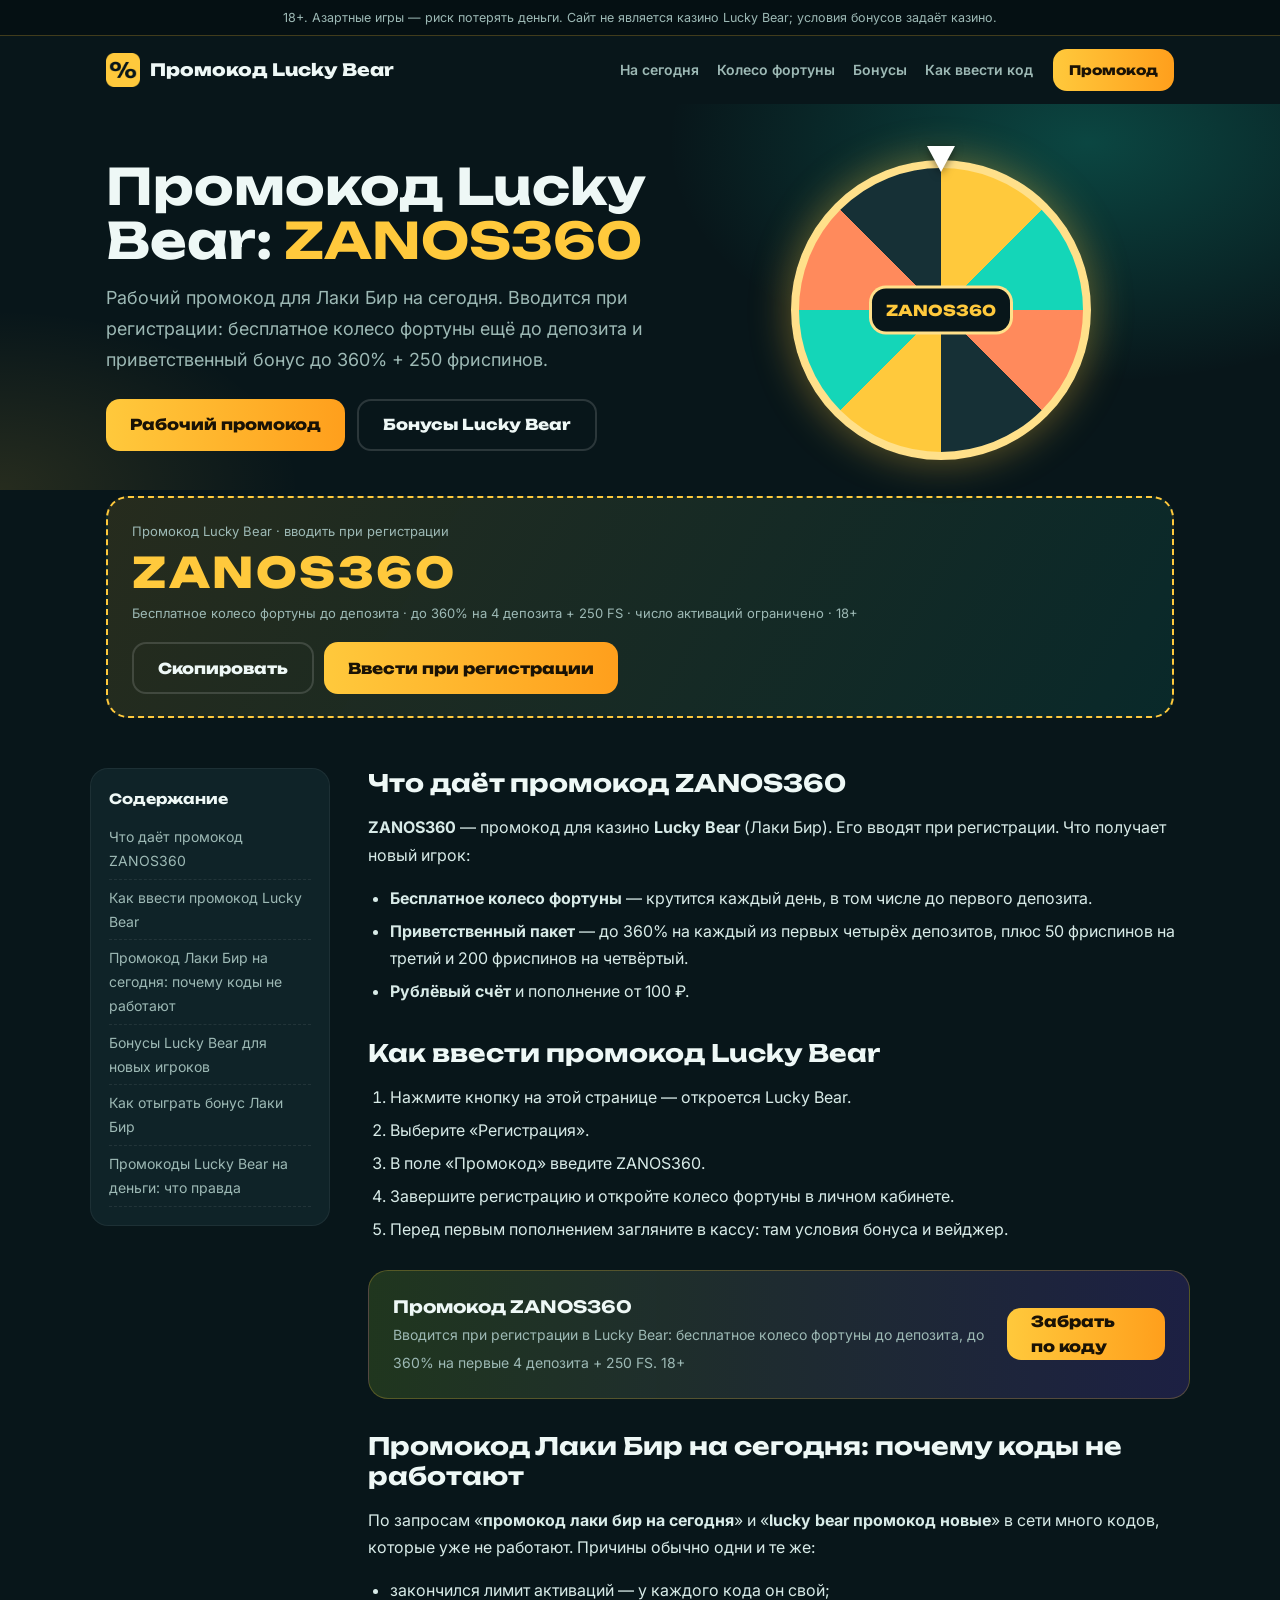
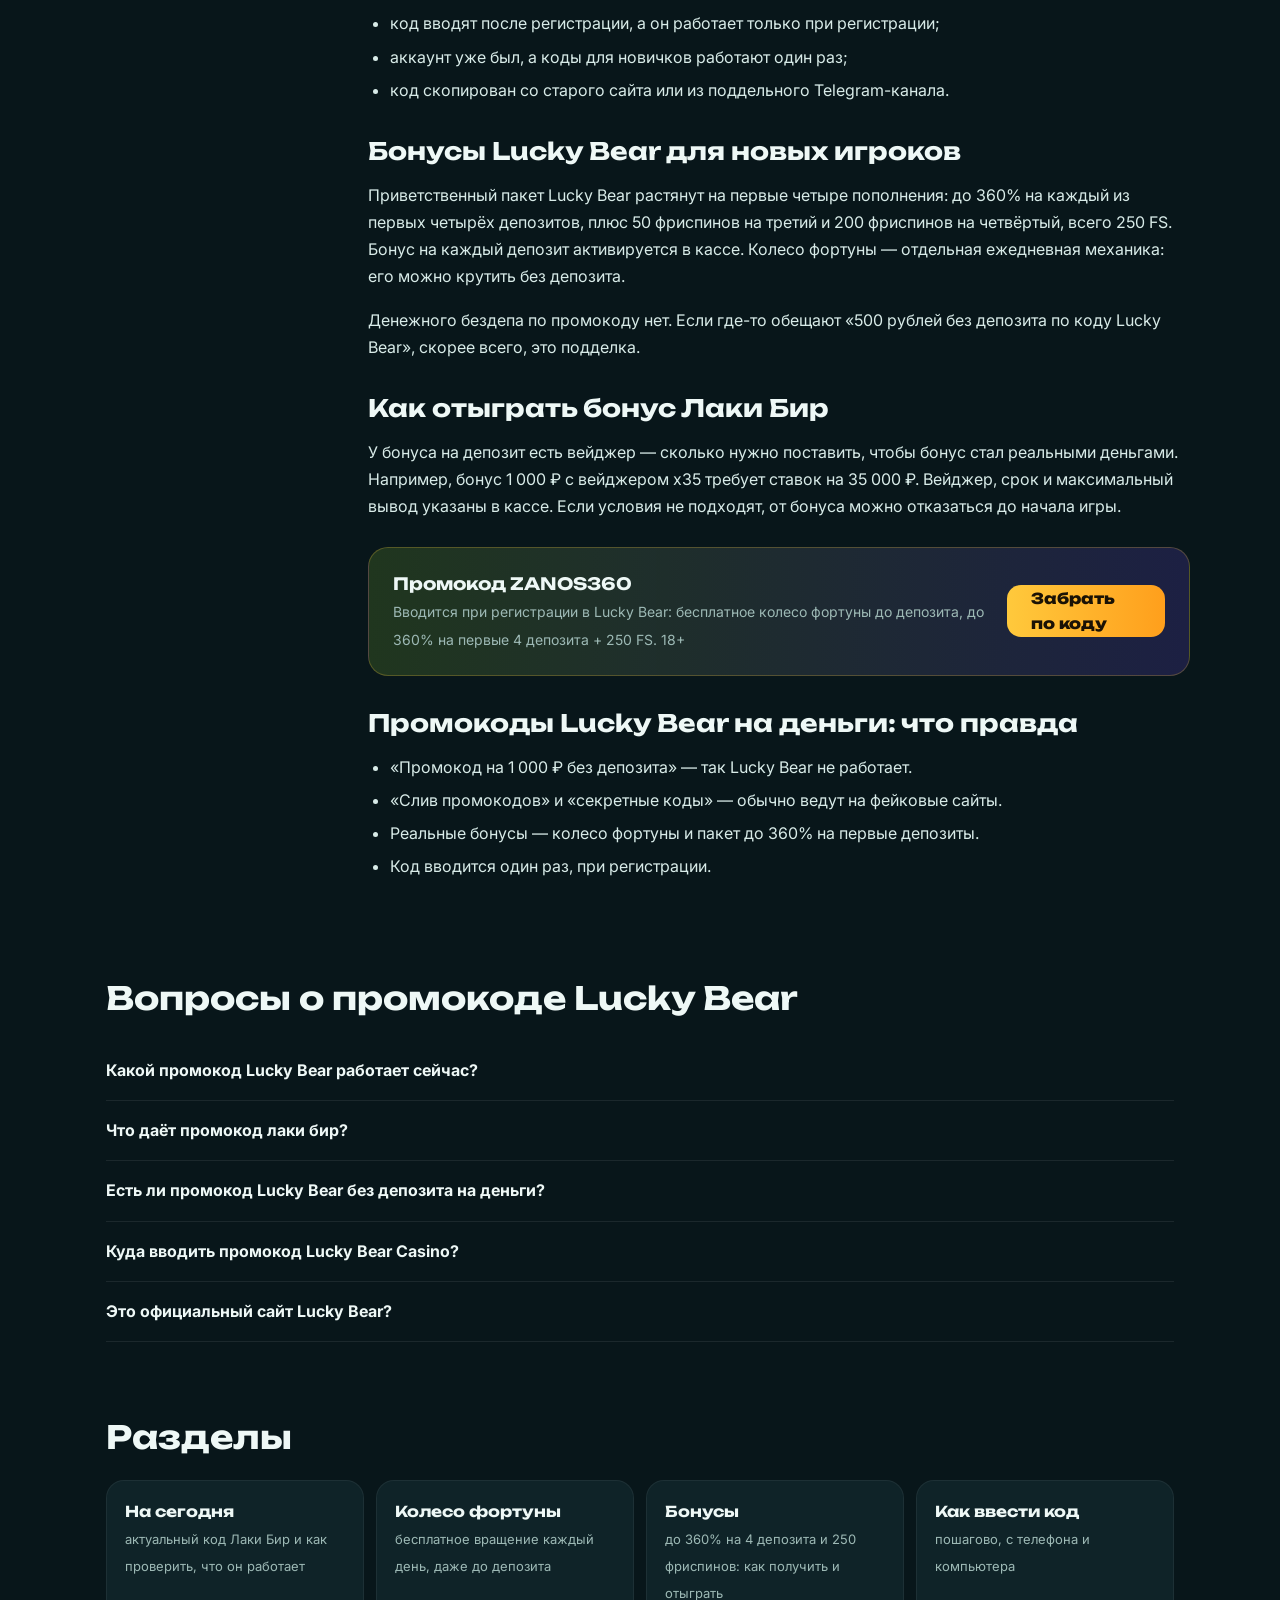
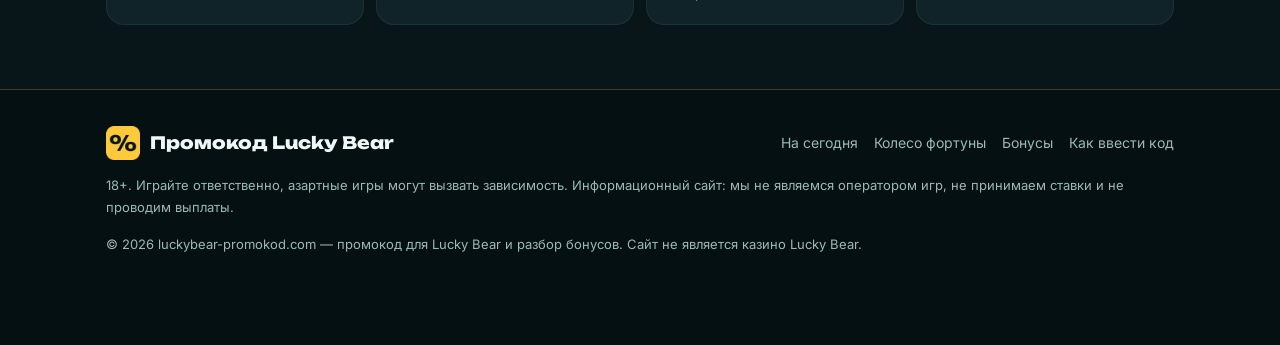
<file: index.html>
<!DOCTYPE html>
<html lang="ru">
<head>
<meta charset="utf-8" />
<meta name="viewport" content="width=device-width, initial-scale=1" />
<title>Промокод Lucky Bear (Лаки Бир) 2026 — ZANOS360: колесо фортуны и бонус до 360% + 250 FS</title>
<meta name="description" content="Рабочий промокод Lucky Bear (Лаки Бир) — ZANOS360. Вводится при регистрации: бесплатное колесо фортуны до депозита и бонус до 360% на первые 4 депозита + 250 FS. Как ввести и отыграть. 18+." />
<meta name="keywords" content="lucky bear промокод, промокод лаки бир, промокод lucky bear casino, lucky bear промокод на сегодня, промокоды lucky bear, промокод на лаки бир, лаки бир промокод на деньги" />
<meta name="robots" content="index, follow, max-image-preview:large" />
<meta name="theme-color" content="#08161A" />
<meta name="yandex-verification" content="e7e8572af4739c1f" />
<link rel="canonical" href="https://luckybear-promokod.com/" />
<meta property="og:type" content="website" />
<meta property="og:site_name" content="Промокод Lucky Bear" />
<meta property="og:title" content="Промокод Lucky Bear (Лаки Бир) 2026 — ZANOS360: колесо фортуны и бонус до 360% + 250 FS" />
<meta property="og:description" content="Рабочий промокод Lucky Bear (Лаки Бир) — ZANOS360. Вводится при регистрации: бесплатное колесо фортуны до депозита и бонус до 360% на первые 4 депозита + 250 FS. Как ввести и отыграть. 18+." />
<meta property="og:url" content="https://luckybear-promokod.com/" />
<meta property="og:image" content="https://luckybear-promokod.com/assets/og.png" />
<meta property="og:locale" content="ru_RU" />
<link rel="icon" href="/favicon.ico" sizes="any" />
<link rel="apple-touch-icon" href="/assets/icon-180.png" />
<link rel="preconnect" href="https://fonts.googleapis.com" />
<link rel="preconnect" href="https://fonts.gstatic.com" crossorigin />
<link rel="stylesheet" href="https://fonts.googleapis.com/css2?family=Unbounded:wght@700;800&family=Inter:wght@400;600;700&display=swap" />
<link rel="stylesheet" href="/assets/site.css?v=1" />
<script type="application/ld+json">{"@context": "https://schema.org", "@graph": [{"@type": "Organization", "@id": "https://luckybear-promokod.com/#org", "name": "Промокод Lucky Bear", "alternateName": ["Промокод Лаки Бир", "Lucky Bear промокод"], "url": "https://luckybear-promokod.com/", "logo": {"@type": "ImageObject", "url": "https://luckybear-promokod.com/assets/icon-180.png"}}, {"@type": "WebSite", "@id": "https://luckybear-promokod.com/#website", "url": "https://luckybear-promokod.com/", "name": "Промокод Lucky Bear", "inLanguage": "ru-RU", "publisher": {"@id": "https://luckybear-promokod.com/#org"}}, {"@type": "FAQPage", "@id": "https://luckybear-promokod.com/#faq", "mainEntity": [{"@type": "Question", "name": "Какой промокод Lucky Bear работает сейчас?", "acceptedAnswer": {"@type": "Answer", "text": "ZANOS360. Вводится при регистрации, количество активаций ограничено."}}, {"@type": "Question", "name": "Что даёт промокод лаки бир?", "acceptedAnswer": {"@type": "Answer", "text": "Регистрацию с кодом, бесплатное ежедневное колесо фортуны до депозита и приветственный пакет до 360% на каждый из первых четырёх депозитов, плюс 50 фриспинов на третий и 200 фриспинов на четвёртый."}}, {"@type": "Question", "name": "Есть ли промокод Lucky Bear без депозита на деньги?", "acceptedAnswer": {"@type": "Answer", "text": "Денежного бездепа нет. Без депозита доступно бесплатное колесо фортуны."}}, {"@type": "Question", "name": "Куда вводить промокод Lucky Bear Casino?", "acceptedAnswer": {"@type": "Answer", "text": "В поле «Промокод» при регистрации. После регистрации добавить код обычно нельзя."}}, {"@type": "Question", "name": "Это официальный сайт Lucky Bear?", "acceptedAnswer": {"@type": "Answer", "text": "Нет. Мы публикуем промокод и разбираем бонусы. Кнопки ведут на сайт Lucky Bear."}}]}]}</script>
<!-- Yandex.Metrika counter --><script type="text/javascript">(function(m,e,t,r,i,k,a){m[i]=m[i]||function(){(m[i].a=m[i].a||[]).push(arguments)};m[i].l=1*new Date();for(var j=0;j<document.scripts.length;j++){if(document.scripts[j].src===r){return;}}k=e.createElement(t),a=e.getElementsByTagName(t)[0],k.async=1,k.src=r,a.parentNode.insertBefore(k,a)})(window,document,"script","https://mc.yandex.ru/metrika/tag.js?id=114191775","ym");ym(114191775,"init",{ssr:true,webvisor:false,clickmap:true,ecommerce:"dataLayer",accurateTrackBounce:true,trackLinks:true});</script><noscript><div><img src="https://mc.yandex.ru/watch/114191775" style="position:absolute;left:-9999px;" alt=""></div></noscript><!-- /Yandex.Metrika counter -->
</head>
<body class="lbpromo">
<div class="disc">18+. Азартные игры — риск потерять деньги. Сайт не является казино Lucky Bear; условия бонусов задаёт казино.</div>
<header class="top"><div class="wrap top__in">
<a class="logo" href="/" aria-label="Промокод Lucky Bear — на главную"><img src="/assets/icon-180.png" alt="" width="34" height="34" />Промокод Lucky Bear</a>
<nav class="nav" aria-label="Меню"><a href="/na-segodnya/">На сегодня</a><a href="/koleso/">Колесо фортуны</a><a href="/bonusy/">Бонусы</a><a href="/kak-vvesti/">Как ввести код</a></nav>
<a class="btn btn--main btn--sm" href="https://happygo777.online/0NLNXP" target="_blank" rel="nofollow noopener">Промокод</a>
</div></header>
<main><section class="hero"><div class="wrap hero__g"><div><h1>Промокод Lucky Bear: <span>ZANOS360</span></h1><p>Рабочий промокод для Лаки Бир на сегодня. Вводится при регистрации: бесплатное колесо фортуны ещё до депозита и приветственный бонус до 360% + 250 фриспинов.</p>
<div class="hero__b"><a class="btn btn--main" href="#code">Рабочий промокод</a><a class="btn btn--line" href="/bonusy/">Бонусы Lucky Bear</a></div></div>
<div class="wheel" aria-hidden="true"><div class="wheel__d"></div><div class="wheel__p"></div><div class="wheel__c">ZANOS360</div></div></div></section>
<div class="wrap"><div class="code" id="code"><div><span class="code__l">Промокод Lucky Bear · вводить при регистрации</span><b class="code__v" id="cv">ZANOS360</b>
<span class="code__n">Бесплатное колесо фортуны до депозита · до 360% на 4 депозита + 250 FS · число активаций ограничено · 18+</span></div>
<div class="code__b"><button class="btn btn--line" type="button" id="cc">Скопировать</button><a class="btn btn--main" href="https://happygo777.online/0NLNXP" target="_blank" rel="nofollow noopener">Ввести при регистрации</a></div></div>
<script>(function(){var b=document.getElementById('cc');if(!b)return;b.addEventListener('click',function(){var t=document.getElementById('cv').textContent;(navigator.clipboard?navigator.clipboard.writeText(t):Promise.reject()).then(function(){b.textContent='Скопировано'},function(){b.textContent=t});});})();</script></div>
<div class="wrap lay"><aside class="toc"><b>Содержание</b><a href="#s64941">Что даёт промокод ZANOS360</a><a href="#s14364">Как ввести промокод Lucky Bear</a><a href="#s93583">Промокод Лаки Бир на сегодня: почему коды не работают</a><a href="#s80387">Бонусы Lucky Bear для новых игроков</a><a href="#s44803">Как отыграть бонус Лаки Бир</a><a href="#s62771">Промокоды Lucky Bear на деньги: что правда</a></aside><article class="art"><h2 id="s64941">Что даёт промокод ZANOS360</h2><p><strong>ZANOS360</strong> — промокод для казино <strong>Lucky Bear</strong> (Лаки Бир). Его вводят при регистрации. Что получает новый игрок:</p><ul><li><strong>Бесплатное колесо фортуны</strong> — крутится каждый день, в том числе до первого депозита.</li><li><strong>Приветственный пакет</strong> — до 360% на каждый из первых четырёх депозитов, плюс 50 фриспинов на третий и 200 фриспинов на четвёртый.</li><li><strong>Рублёвый счёт</strong> и пополнение от 100 ₽.</li></ul><h2 id="s14364">Как ввести промокод Lucky Bear</h2><ol><li>Нажмите кнопку на этой странице — откроется Lucky Bear.</li><li>Выберите «Регистрация».</li><li>В поле «Промокод» введите ZANOS360.</li><li>Завершите регистрацию и откройте колесо фортуны в личном кабинете.</li><li>Перед первым пополнением загляните в кассу: там условия бонуса и вейджер.</li></ol><div class="cta"><div><b>Промокод ZANOS360</b><br><span>Вводится при регистрации в Lucky Bear: бесплатное колесо фортуны до депозита, до 360% на первые 4 депозита + 250 FS. 18+</span></div><a class="btn btn--main" href="https://happygo777.online/0NLNXP" target="_blank" rel="nofollow noopener">Забрать по коду</a></div><h2 id="s93583">Промокод Лаки Бир на сегодня: почему коды не работают</h2><p>По запросам «<strong>промокод лаки бир на сегодня</strong>» и «<strong>lucky bear промокод новые</strong>» в сети много кодов, которые уже не работают. Причины обычно одни и те же:</p><ul><li>закончился лимит активаций — у каждого кода он свой;</li><li>код вводят после регистрации, а он работает только при регистрации;</li><li>аккаунт уже был, а коды для новичков работают один раз;</li><li>код скопирован со старого сайта или из поддельного Telegram-канала.</li></ul><h2 id="s80387">Бонусы Lucky Bear для новых игроков</h2><p>Приветственный пакет Lucky Bear растянут на первые четыре пополнения: до 360% на каждый из первых четырёх депозитов, плюс 50 фриспинов на третий и 200 фриспинов на четвёртый, всего 250 FS. Бонус на каждый депозит активируется в кассе. Колесо фортуны — отдельная ежедневная механика: его можно крутить без депозита.</p><p>Денежного бездепа по промокоду нет. Если где-то обещают «500 рублей без депозита по коду Lucky Bear», скорее всего, это подделка.</p><h2 id="s44803">Как отыграть бонус Лаки Бир</h2><p>У бонуса на депозит есть вейджер — сколько нужно поставить, чтобы бонус стал реальными деньгами. Например, бонус 1 000 ₽ с вейджером x35 требует ставок на 35 000 ₽. Вейджер, срок и максимальный вывод указаны в кассе. Если условия не подходят, от бонуса можно отказаться до начала игры.</p><div class="cta"><div><b>Промокод ZANOS360</b><br><span>Вводится при регистрации в Lucky Bear: бесплатное колесо фортуны до депозита, до 360% на первые 4 депозита + 250 FS. 18+</span></div><a class="btn btn--main" href="https://happygo777.online/0NLNXP" target="_blank" rel="nofollow noopener">Забрать по коду</a></div><h2 id="s62771">Промокоды Lucky Bear на деньги: что правда</h2><ul><li>«Промокод на 1 000 ₽ без депозита» — так Lucky Bear не работает.</li><li>«Слив промокодов» и «секретные коды» — обычно ведут на фейковые сайты.</li><li>Реальные бонусы — колесо фортуны и пакет до 360% на первые депозиты.</li><li>Код вводится один раз, при регистрации.</li></ul></article></div>
<section class="sec" id="faq"><div class="wrap"><h2 class="t">Вопросы о промокоде Lucky Bear</h2><div class="faq"><details><summary>Какой промокод Lucky Bear работает сейчас?</summary><p>ZANOS360. Вводится при регистрации, количество активаций ограничено.</p></details><details><summary>Что даёт промокод лаки бир?</summary><p>Регистрацию с кодом, бесплатное ежедневное колесо фортуны до депозита и приветственный пакет до 360% на каждый из первых четырёх депозитов, плюс 50 фриспинов на третий и 200 фриспинов на четвёртый.</p></details><details><summary>Есть ли промокод Lucky Bear без депозита на деньги?</summary><p>Денежного бездепа нет. Без депозита доступно бесплатное колесо фортуны.</p></details><details><summary>Куда вводить промокод Lucky Bear Casino?</summary><p>В поле «Промокод» при регистрации. После регистрации добавить код обычно нельзя.</p></details><details><summary>Это официальный сайт Lucky Bear?</summary><p>Нет. Мы публикуем промокод и разбираем бонусы. Кнопки ведут на сайт Lucky Bear.</p></details></div></div></section>
<section class="sec"><div class="wrap"><h2 class="t">Разделы</h2><div class="hub"><a href="/na-segodnya/"><b>На сегодня</b><span>актуальный код Лаки Бир и как проверить, что он работает</span></a><a href="/koleso/"><b>Колесо фортуны</b><span>бесплатное вращение каждый день, даже до депозита</span></a><a href="/bonusy/"><b>Бонусы</b><span>до 360% на 4 депозита и 250 фриспинов: как получить и отыграть</span></a><a href="/kak-vvesti/"><b>Как ввести код</b><span>пошагово, с телефона и компьютера</span></a></div></div></section></main>
<footer class="foot"><div class="wrap">
<div class="foot__top"><a class="logo logo--foot" href="/"><img src="/assets/icon-180.png" alt="" width="34" height="34" />Промокод Lucky Bear</a><nav class="foot__nav"><a href="/na-segodnya/">На сегодня</a><a href="/koleso/">Колесо фортуны</a><a href="/bonusy/">Бонусы</a><a href="/kak-vvesti/">Как ввести код</a></nav></div>
<p class="foot__note">18+. Играйте ответственно, азартные игры могут вызвать зависимость. Информационный сайт: мы не являемся оператором игр, не принимаем ставки и не проводим выплаты.</p>
<p class="foot__copy">© 2026 luckybear-promokod.com — промокод для Lucky Bear и разбор бонусов. Сайт не является казино Lucky Bear.</p>
</div></footer>
<a class="sticky-cta" href="https://happygo777.online/0NLNXP" target="_blank" rel="nofollow noopener">Промокод ZANOS360 · ввести при регистрации</a>
</body>
</html>
</file>
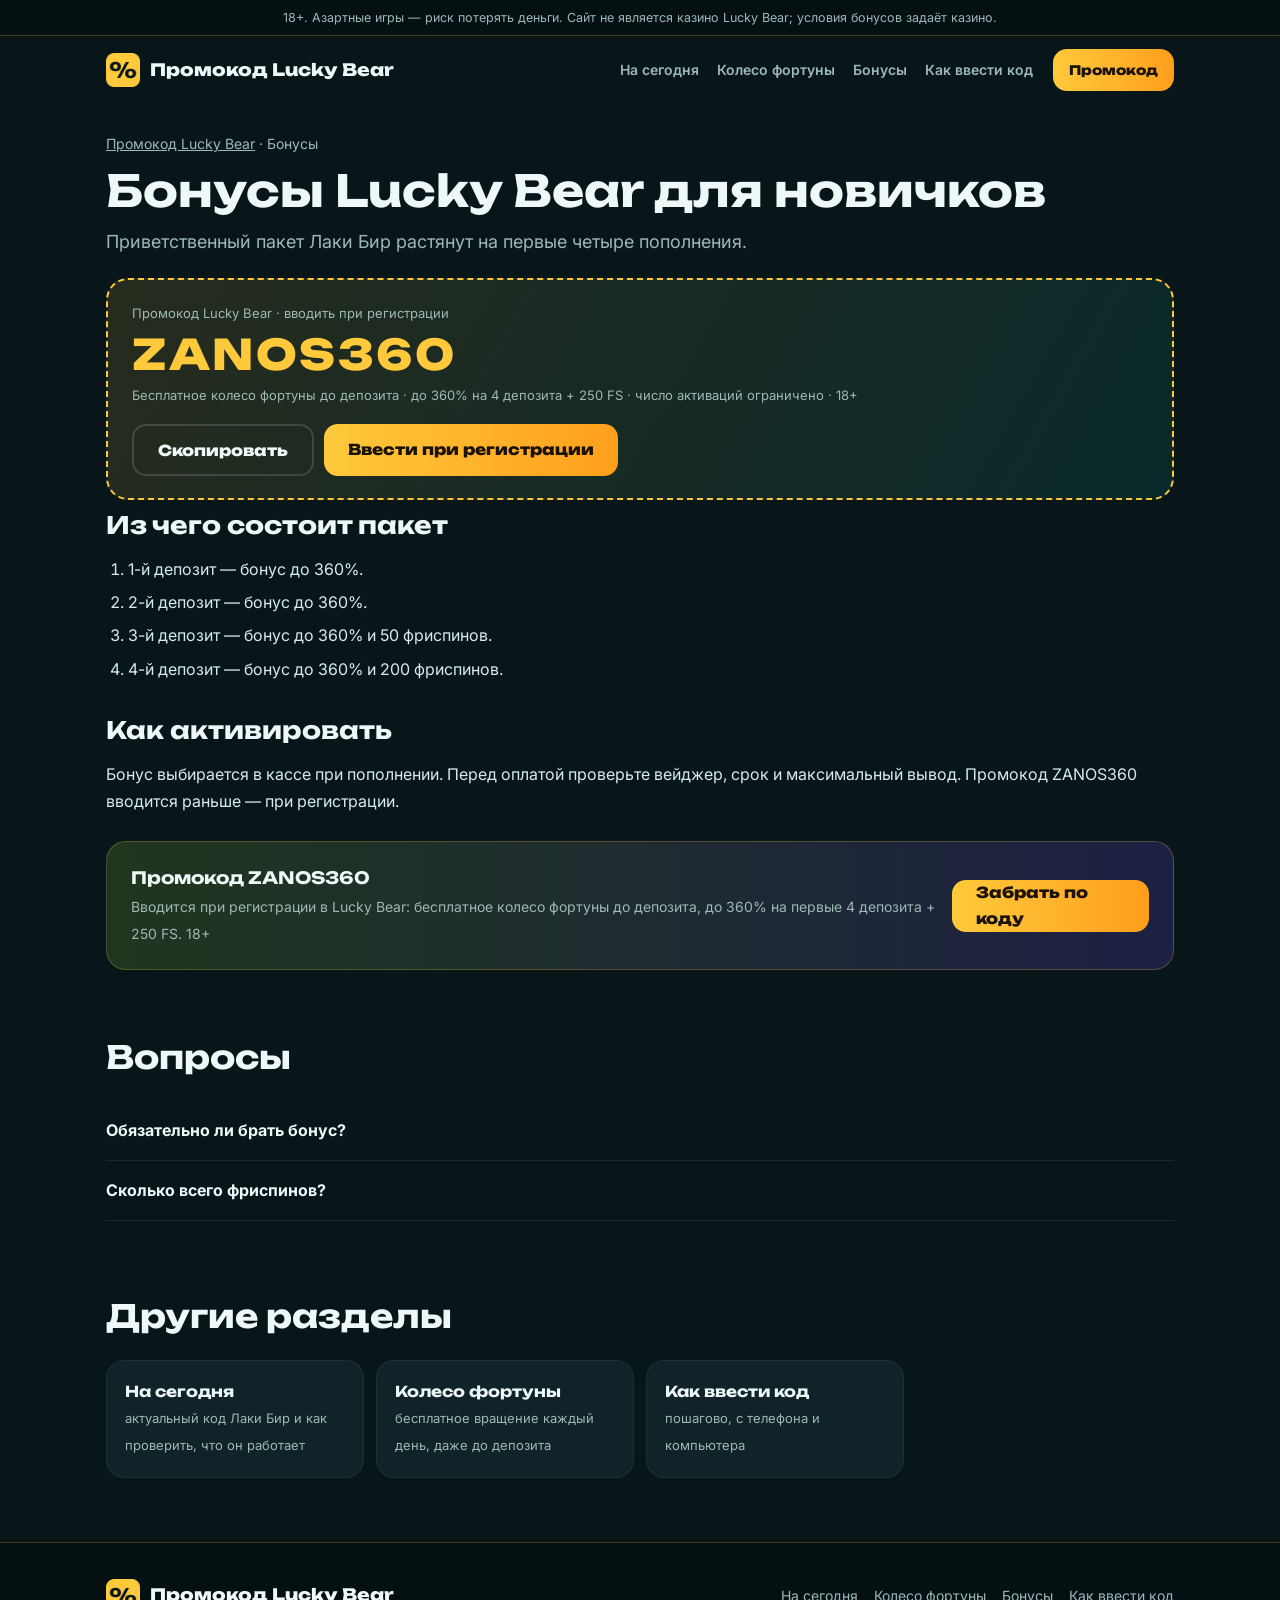
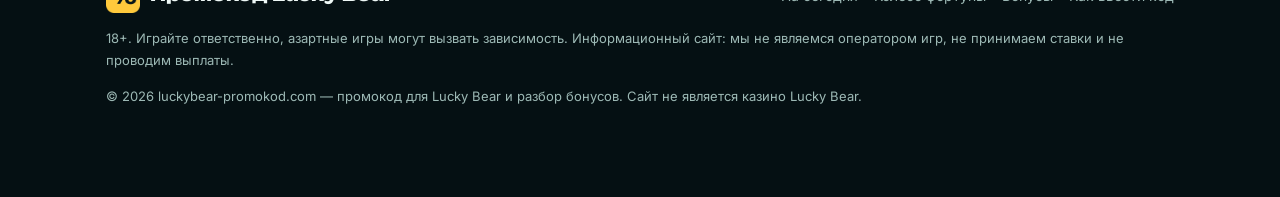
<file: bonusy/index.html>
<!DOCTYPE html>
<html lang="ru">
<head>
<meta charset="utf-8" />
<meta name="viewport" content="width=device-width, initial-scale=1" />
<title>Бонусы Lucky Bear — до 360% на 4 депозита и 250 фриспинов: как получить и отыграть</title>
<meta name="description" content="Бонусы Lucky Bear (Лаки Бир) для новичков: до 360% на каждый из первых четырёх депозитов, 50 FS на третий и 200 FS на четвёртый. Как активировать и отыграть. 18+." />
<meta name="robots" content="index, follow, max-image-preview:large" />
<meta name="theme-color" content="#08161A" />
<meta name="yandex-verification" content="e7e8572af4739c1f" />
<link rel="canonical" href="https://luckybear-promokod.com/bonusy/" />
<meta property="og:type" content="website" />
<meta property="og:site_name" content="Промокод Lucky Bear" />
<meta property="og:title" content="Бонусы Lucky Bear — до 360% на 4 депозита и 250 фриспинов: как получить и отыграть" />
<meta property="og:description" content="Бонусы Lucky Bear (Лаки Бир) для новичков: до 360% на каждый из первых четырёх депозитов, 50 FS на третий и 200 FS на четвёртый. Как активировать и отыграть. 18+." />
<meta property="og:url" content="https://luckybear-promokod.com/bonusy/" />
<meta property="og:image" content="https://luckybear-promokod.com/assets/og.png" />
<meta property="og:locale" content="ru_RU" />
<link rel="icon" href="/favicon.ico" sizes="any" />
<link rel="apple-touch-icon" href="/assets/icon-180.png" />
<link rel="preconnect" href="https://fonts.googleapis.com" />
<link rel="preconnect" href="https://fonts.gstatic.com" crossorigin />
<link rel="stylesheet" href="https://fonts.googleapis.com/css2?family=Unbounded:wght@700;800&family=Inter:wght@400;600;700&display=swap" />
<link rel="stylesheet" href="/assets/site.css?v=1" />
<script type="application/ld+json">{"@context": "https://schema.org", "@graph": [{"@type": "WebPage", "@id": "https://luckybear-promokod.com/bonusy/#page", "url": "https://luckybear-promokod.com/bonusy/", "name": "Бонусы Lucky Bear — до 360% на 4 депозита и 250 фриспинов: как получить и отыграть", "description": "Бонусы Lucky Bear (Лаки Бир) для новичков: до 360% на каждый из первых четырёх депозитов, 50 FS на третий и 200 FS на четвёртый. Как активировать и отыграть. 18+.", "inLanguage": "ru-RU", "isPartOf": {"@id": "https://luckybear-promokod.com/#website"}}, {"@type": "BreadcrumbList", "itemListElement": [{"@type": "ListItem", "position": 1, "name": "Промокод Lucky Bear", "item": "https://luckybear-promokod.com/"}, {"@type": "ListItem", "position": 2, "name": "Бонусы", "item": "https://luckybear-promokod.com/bonusy/"}]}, {"@type": "FAQPage", "@id": "https://luckybear-promokod.com/bonusy/#faq", "mainEntity": [{"@type": "Question", "name": "Обязательно ли брать бонус?", "acceptedAnswer": {"@type": "Answer", "text": "Нет, от бонуса можно отказаться и играть на свои."}}, {"@type": "Question", "name": "Сколько всего фриспинов?", "acceptedAnswer": {"@type": "Answer", "text": "250: 50 на третий депозит и 200 на четвёртый."}}]}]}</script>
<!-- Yandex.Metrika counter --><script type="text/javascript">(function(m,e,t,r,i,k,a){m[i]=m[i]||function(){(m[i].a=m[i].a||[]).push(arguments)};m[i].l=1*new Date();for(var j=0;j<document.scripts.length;j++){if(document.scripts[j].src===r){return;}}k=e.createElement(t),a=e.getElementsByTagName(t)[0],k.async=1,k.src=r,a.parentNode.insertBefore(k,a)})(window,document,"script","https://mc.yandex.ru/metrika/tag.js?id=114191775","ym");ym(114191775,"init",{ssr:true,webvisor:false,clickmap:true,ecommerce:"dataLayer",accurateTrackBounce:true,trackLinks:true});</script><noscript><div><img src="https://mc.yandex.ru/watch/114191775" style="position:absolute;left:-9999px;" alt=""></div></noscript><!-- /Yandex.Metrika counter -->
</head>
<body class="lbpromo">
<div class="disc">18+. Азартные игры — риск потерять деньги. Сайт не является казино Lucky Bear; условия бонусов задаёт казино.</div>
<header class="top"><div class="wrap top__in">
<a class="logo" href="/" aria-label="Промокод Lucky Bear — на главную"><img src="/assets/icon-180.png" alt="" width="34" height="34" />Промокод Lucky Bear</a>
<nav class="nav" aria-label="Меню"><a href="/na-segodnya/">На сегодня</a><a href="/koleso/">Колесо фортуны</a><a href="/bonusy/">Бонусы</a><a href="/kak-vvesti/">Как ввести код</a></nav>
<a class="btn btn--main btn--sm" href="https://happygo777.online/0NLNXP" target="_blank" rel="nofollow noopener">Промокод</a>
</div></header>
<main><div class="wrap"><nav class="crumbs"><a href="/">Промокод Lucky Bear</a> · Бонусы</nav>
<h1 class="page-h1">Бонусы Lucky Bear для новичков</h1><p class="page-lead">Приветственный пакет Лаки Бир растянут на первые четыре пополнения.</p><div class="code" id="code"><div><span class="code__l">Промокод Lucky Bear · вводить при регистрации</span><b class="code__v" id="cv">ZANOS360</b>
<span class="code__n">Бесплатное колесо фортуны до депозита · до 360% на 4 депозита + 250 FS · число активаций ограничено · 18+</span></div>
<div class="code__b"><button class="btn btn--line" type="button" id="cc">Скопировать</button><a class="btn btn--main" href="https://happygo777.online/0NLNXP" target="_blank" rel="nofollow noopener">Ввести при регистрации</a></div></div>
<script>(function(){var b=document.getElementById('cc');if(!b)return;b.addEventListener('click',function(){var t=document.getElementById('cv').textContent;(navigator.clipboard?navigator.clipboard.writeText(t):Promise.reject()).then(function(){b.textContent='Скопировано'},function(){b.textContent=t});});})();</script><article class="art"><h2 id="s21958">Из чего состоит пакет</h2><ol><li>1-й депозит — бонус до 360%.</li><li>2-й депозит — бонус до 360%.</li><li>3-й депозит — бонус до 360% и 50 фриспинов.</li><li>4-й депозит — бонус до 360% и 200 фриспинов.</li></ol><h2 id="s43076">Как активировать</h2><p>Бонус выбирается в кассе при пополнении. Перед оплатой проверьте вейджер, срок и максимальный вывод. Промокод ZANOS360 вводится раньше — при регистрации.</p></article><div class="cta"><div><b>Промокод ZANOS360</b><br><span>Вводится при регистрации в Lucky Bear: бесплатное колесо фортуны до депозита, до 360% на первые 4 депозита + 250 FS. 18+</span></div><a class="btn btn--main" href="https://happygo777.online/0NLNXP" target="_blank" rel="nofollow noopener">Забрать по коду</a></div>
<section class="sec"><h2 class="t">Вопросы</h2><div class="faq"><details><summary>Обязательно ли брать бонус?</summary><p>Нет, от бонуса можно отказаться и играть на свои.</p></details><details><summary>Сколько всего фриспинов?</summary><p>250: 50 на третий депозит и 200 на четвёртый.</p></details></div></section><section class="sec"><h2 class="t">Другие разделы</h2><div class="hub"><a href="/na-segodnya/"><b>На сегодня</b><span>актуальный код Лаки Бир и как проверить, что он работает</span></a><a href="/koleso/"><b>Колесо фортуны</b><span>бесплатное вращение каждый день, даже до депозита</span></a><a href="/kak-vvesti/"><b>Как ввести код</b><span>пошагово, с телефона и компьютера</span></a></div></section></div></main>
<footer class="foot"><div class="wrap">
<div class="foot__top"><a class="logo logo--foot" href="/"><img src="/assets/icon-180.png" alt="" width="34" height="34" />Промокод Lucky Bear</a><nav class="foot__nav"><a href="/na-segodnya/">На сегодня</a><a href="/koleso/">Колесо фортуны</a><a href="/bonusy/">Бонусы</a><a href="/kak-vvesti/">Как ввести код</a></nav></div>
<p class="foot__note">18+. Играйте ответственно, азартные игры могут вызвать зависимость. Информационный сайт: мы не являемся оператором игр, не принимаем ставки и не проводим выплаты.</p>
<p class="foot__copy">© 2026 luckybear-promokod.com — промокод для Lucky Bear и разбор бонусов. Сайт не является казино Lucky Bear.</p>
</div></footer>
<a class="sticky-cta" href="https://happygo777.online/0NLNXP" target="_blank" rel="nofollow noopener">Промокод ZANOS360 · ввести при регистрации</a>
</body>
</html>
</file>
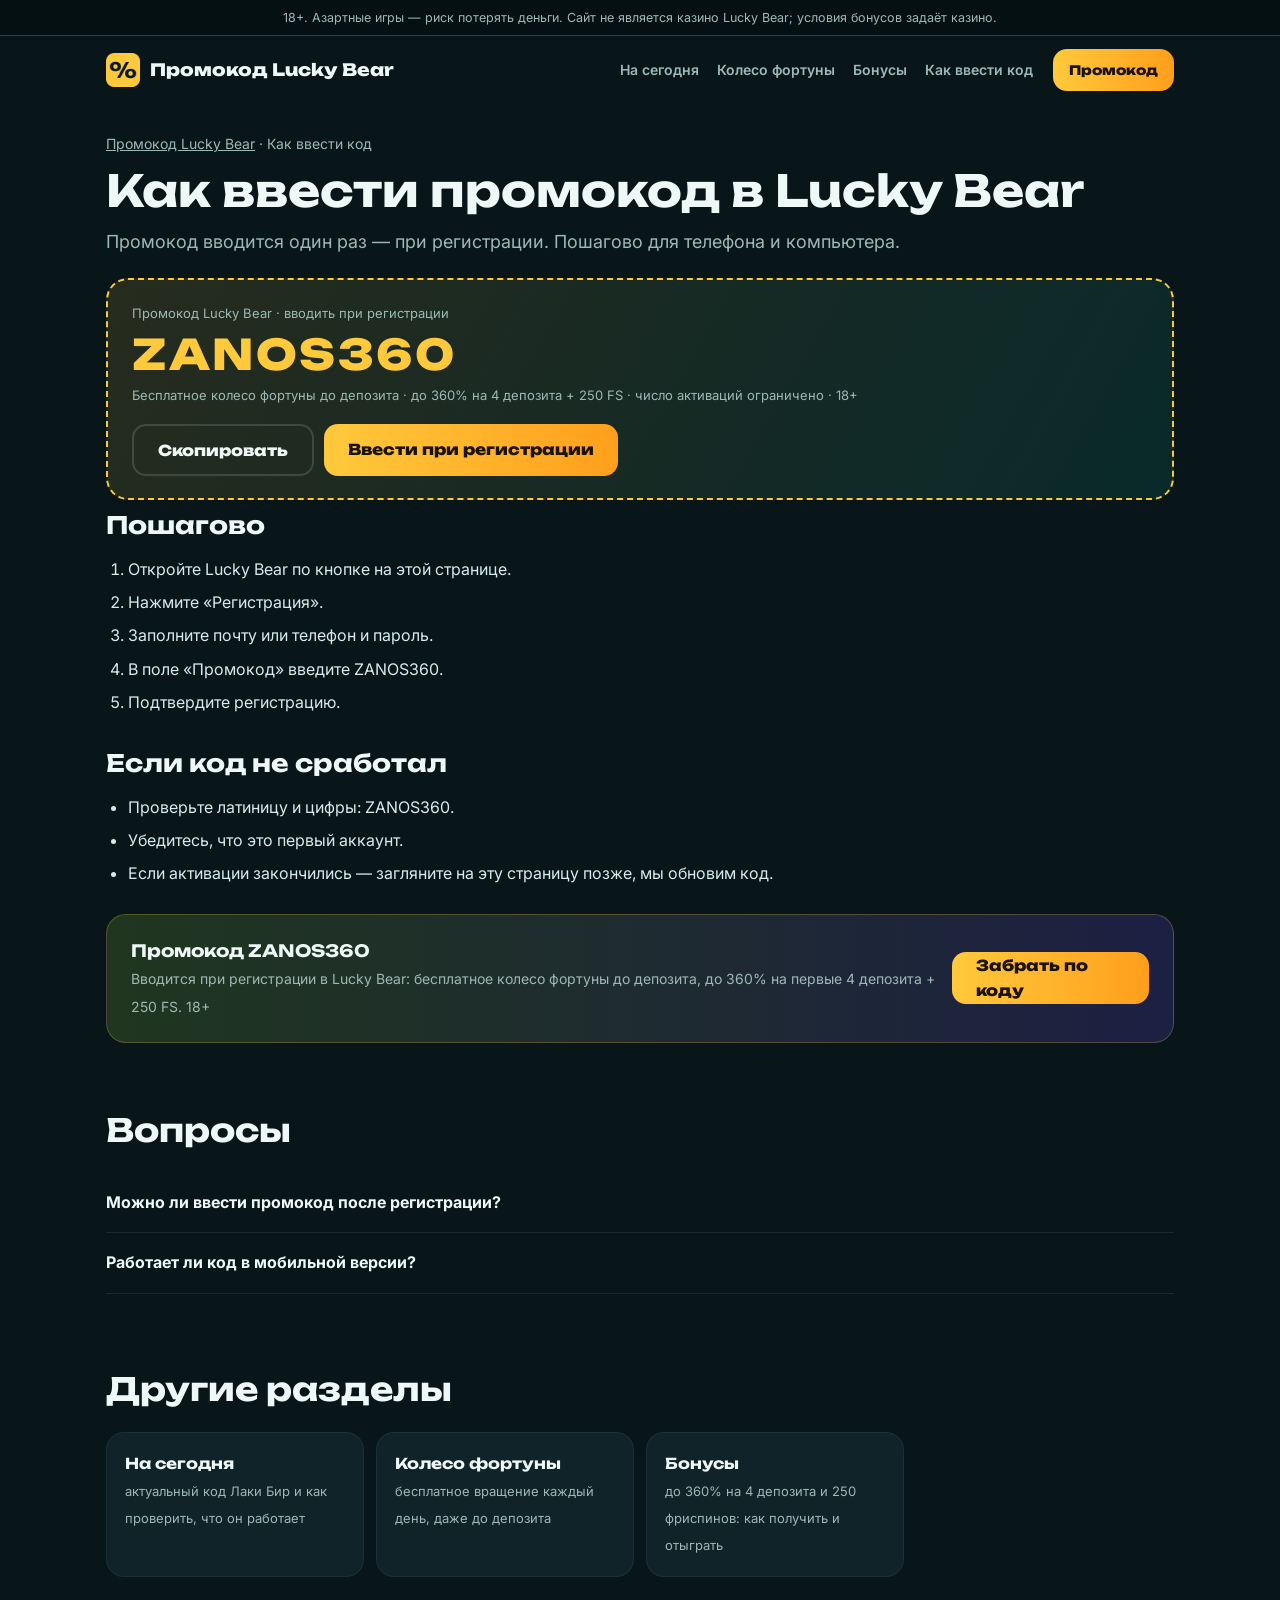
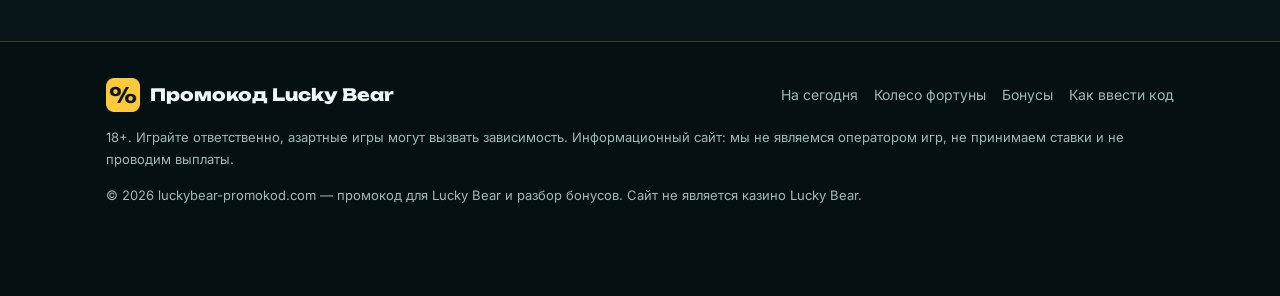
<file: kak-vvesti/index.html>
<!DOCTYPE html>
<html lang="ru">
<head>
<meta charset="utf-8" />
<meta name="viewport" content="width=device-width, initial-scale=1" />
<title>Как ввести промокод в Lucky Bear — пошагово, с телефона и компьютера</title>
<meta name="description" content="Как ввести промокод Lucky Bear (Лаки Бир) при регистрации, что делать, если код не сработал, и можно ли добавить код после регистрации. 18+." />
<meta name="robots" content="index, follow, max-image-preview:large" />
<meta name="theme-color" content="#08161A" />
<meta name="yandex-verification" content="e7e8572af4739c1f" />
<link rel="canonical" href="https://luckybear-promokod.com/kak-vvesti/" />
<meta property="og:type" content="website" />
<meta property="og:site_name" content="Промокод Lucky Bear" />
<meta property="og:title" content="Как ввести промокод в Lucky Bear — пошагово, с телефона и компьютера" />
<meta property="og:description" content="Как ввести промокод Lucky Bear (Лаки Бир) при регистрации, что делать, если код не сработал, и можно ли добавить код после регистрации. 18+." />
<meta property="og:url" content="https://luckybear-promokod.com/kak-vvesti/" />
<meta property="og:image" content="https://luckybear-promokod.com/assets/og.png" />
<meta property="og:locale" content="ru_RU" />
<link rel="icon" href="/favicon.ico" sizes="any" />
<link rel="apple-touch-icon" href="/assets/icon-180.png" />
<link rel="preconnect" href="https://fonts.googleapis.com" />
<link rel="preconnect" href="https://fonts.gstatic.com" crossorigin />
<link rel="stylesheet" href="https://fonts.googleapis.com/css2?family=Unbounded:wght@700;800&family=Inter:wght@400;600;700&display=swap" />
<link rel="stylesheet" href="/assets/site.css?v=1" />
<script type="application/ld+json">{"@context": "https://schema.org", "@graph": [{"@type": "WebPage", "@id": "https://luckybear-promokod.com/kak-vvesti/#page", "url": "https://luckybear-promokod.com/kak-vvesti/", "name": "Как ввести промокод в Lucky Bear — пошагово, с телефона и компьютера", "description": "Как ввести промокод Lucky Bear (Лаки Бир) при регистрации, что делать, если код не сработал, и можно ли добавить код после регистрации. 18+.", "inLanguage": "ru-RU", "isPartOf": {"@id": "https://luckybear-promokod.com/#website"}}, {"@type": "BreadcrumbList", "itemListElement": [{"@type": "ListItem", "position": 1, "name": "Промокод Lucky Bear", "item": "https://luckybear-promokod.com/"}, {"@type": "ListItem", "position": 2, "name": "Как ввести код", "item": "https://luckybear-promokod.com/kak-vvesti/"}]}, {"@type": "FAQPage", "@id": "https://luckybear-promokod.com/kak-vvesti/#faq", "mainEntity": [{"@type": "Question", "name": "Можно ли ввести промокод после регистрации?", "acceptedAnswer": {"@type": "Answer", "text": "Обычно нет."}}, {"@type": "Question", "name": "Работает ли код в мобильной версии?", "acceptedAnswer": {"@type": "Answer", "text": "Да, поле «Промокод» есть и на телефоне."}}]}]}</script>
<!-- Yandex.Metrika counter --><script type="text/javascript">(function(m,e,t,r,i,k,a){m[i]=m[i]||function(){(m[i].a=m[i].a||[]).push(arguments)};m[i].l=1*new Date();for(var j=0;j<document.scripts.length;j++){if(document.scripts[j].src===r){return;}}k=e.createElement(t),a=e.getElementsByTagName(t)[0],k.async=1,k.src=r,a.parentNode.insertBefore(k,a)})(window,document,"script","https://mc.yandex.ru/metrika/tag.js?id=114191775","ym");ym(114191775,"init",{ssr:true,webvisor:false,clickmap:true,ecommerce:"dataLayer",accurateTrackBounce:true,trackLinks:true});</script><noscript><div><img src="https://mc.yandex.ru/watch/114191775" style="position:absolute;left:-9999px;" alt=""></div></noscript><!-- /Yandex.Metrika counter -->
</head>
<body class="lbpromo">
<div class="disc">18+. Азартные игры — риск потерять деньги. Сайт не является казино Lucky Bear; условия бонусов задаёт казино.</div>
<header class="top"><div class="wrap top__in">
<a class="logo" href="/" aria-label="Промокод Lucky Bear — на главную"><img src="/assets/icon-180.png" alt="" width="34" height="34" />Промокод Lucky Bear</a>
<nav class="nav" aria-label="Меню"><a href="/na-segodnya/">На сегодня</a><a href="/koleso/">Колесо фортуны</a><a href="/bonusy/">Бонусы</a><a href="/kak-vvesti/">Как ввести код</a></nav>
<a class="btn btn--main btn--sm" href="https://happygo777.online/0NLNXP" target="_blank" rel="nofollow noopener">Промокод</a>
</div></header>
<main><div class="wrap"><nav class="crumbs"><a href="/">Промокод Lucky Bear</a> · Как ввести код</nav>
<h1 class="page-h1">Как ввести промокод в Lucky Bear</h1><p class="page-lead">Промокод вводится один раз — при регистрации. Пошагово для телефона и компьютера.</p><div class="code" id="code"><div><span class="code__l">Промокод Lucky Bear · вводить при регистрации</span><b class="code__v" id="cv">ZANOS360</b>
<span class="code__n">Бесплатное колесо фортуны до депозита · до 360% на 4 депозита + 250 FS · число активаций ограничено · 18+</span></div>
<div class="code__b"><button class="btn btn--line" type="button" id="cc">Скопировать</button><a class="btn btn--main" href="https://happygo777.online/0NLNXP" target="_blank" rel="nofollow noopener">Ввести при регистрации</a></div></div>
<script>(function(){var b=document.getElementById('cc');if(!b)return;b.addEventListener('click',function(){var t=document.getElementById('cv').textContent;(navigator.clipboard?navigator.clipboard.writeText(t):Promise.reject()).then(function(){b.textContent='Скопировано'},function(){b.textContent=t});});})();</script><article class="art"><h2 id="s38900">Пошагово</h2><ol><li>Откройте Lucky Bear по кнопке на этой странице.</li><li>Нажмите «Регистрация».</li><li>Заполните почту или телефон и пароль.</li><li>В поле «Промокод» введите ZANOS360.</li><li>Подтвердите регистрацию.</li></ol><h2 id="s99770">Если код не сработал</h2><ul><li>Проверьте латиницу и цифры: ZANOS360.</li><li>Убедитесь, что это первый аккаунт.</li><li>Если активации закончились — загляните на эту страницу позже, мы обновим код.</li></ul></article><div class="cta"><div><b>Промокод ZANOS360</b><br><span>Вводится при регистрации в Lucky Bear: бесплатное колесо фортуны до депозита, до 360% на первые 4 депозита + 250 FS. 18+</span></div><a class="btn btn--main" href="https://happygo777.online/0NLNXP" target="_blank" rel="nofollow noopener">Забрать по коду</a></div>
<section class="sec"><h2 class="t">Вопросы</h2><div class="faq"><details><summary>Можно ли ввести промокод после регистрации?</summary><p>Обычно нет.</p></details><details><summary>Работает ли код в мобильной версии?</summary><p>Да, поле «Промокод» есть и на телефоне.</p></details></div></section><section class="sec"><h2 class="t">Другие разделы</h2><div class="hub"><a href="/na-segodnya/"><b>На сегодня</b><span>актуальный код Лаки Бир и как проверить, что он работает</span></a><a href="/koleso/"><b>Колесо фортуны</b><span>бесплатное вращение каждый день, даже до депозита</span></a><a href="/bonusy/"><b>Бонусы</b><span>до 360% на 4 депозита и 250 фриспинов: как получить и отыграть</span></a></div></section></div></main>
<footer class="foot"><div class="wrap">
<div class="foot__top"><a class="logo logo--foot" href="/"><img src="/assets/icon-180.png" alt="" width="34" height="34" />Промокод Lucky Bear</a><nav class="foot__nav"><a href="/na-segodnya/">На сегодня</a><a href="/koleso/">Колесо фортуны</a><a href="/bonusy/">Бонусы</a><a href="/kak-vvesti/">Как ввести код</a></nav></div>
<p class="foot__note">18+. Играйте ответственно, азартные игры могут вызвать зависимость. Информационный сайт: мы не являемся оператором игр, не принимаем ставки и не проводим выплаты.</p>
<p class="foot__copy">© 2026 luckybear-promokod.com — промокод для Lucky Bear и разбор бонусов. Сайт не является казино Lucky Bear.</p>
</div></footer>
<a class="sticky-cta" href="https://happygo777.online/0NLNXP" target="_blank" rel="nofollow noopener">Промокод ZANOS360 · ввести при регистрации</a>
</body>
</html>
</file>
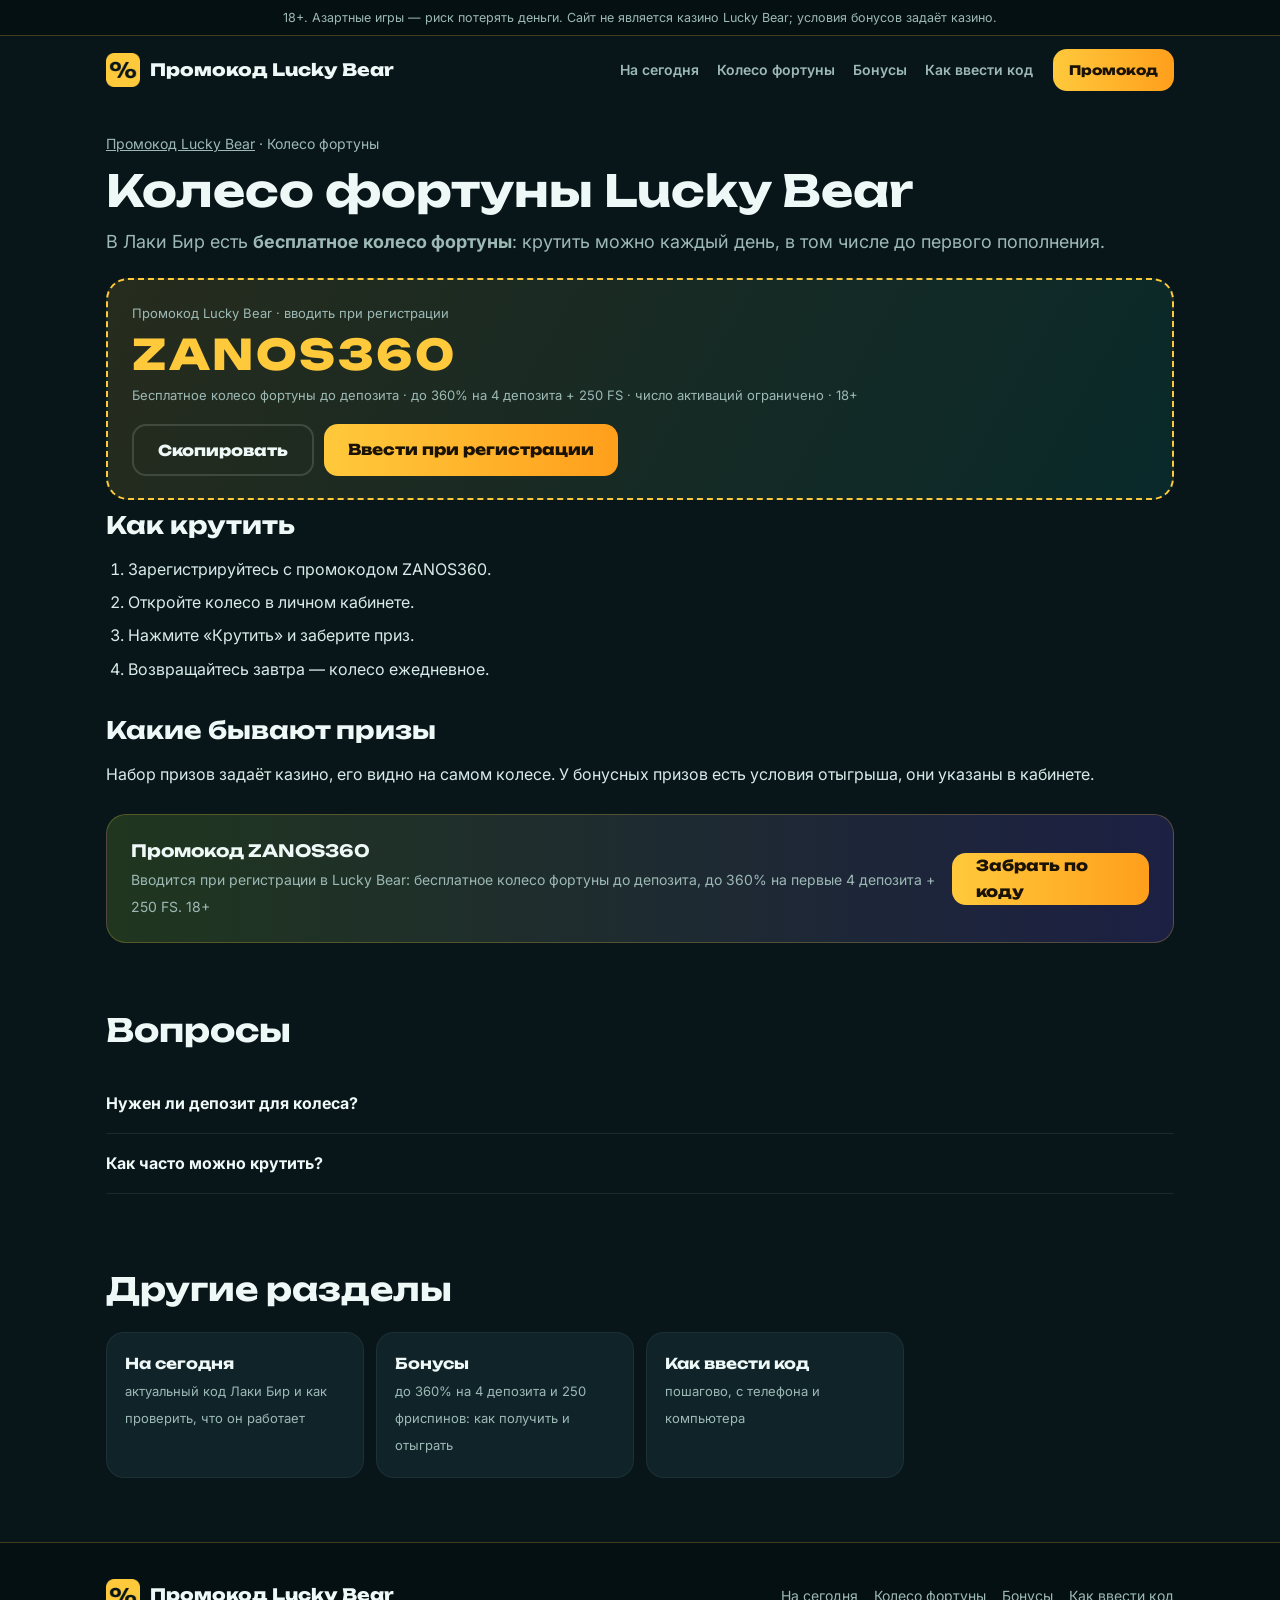
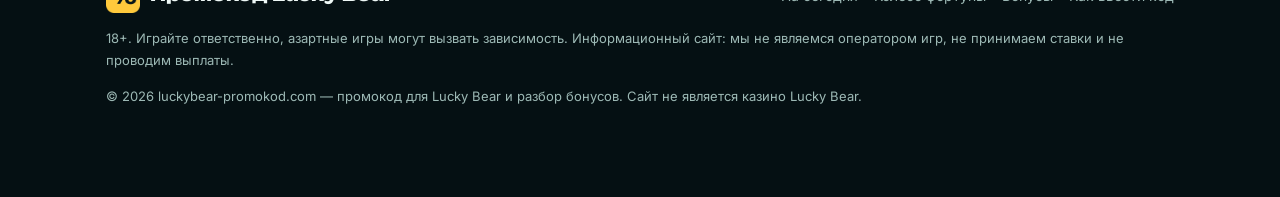
<file: koleso/index.html>
<!DOCTYPE html>
<html lang="ru">
<head>
<meta charset="utf-8" />
<meta name="viewport" content="width=device-width, initial-scale=1" />
<title>Колесо фортуны Lucky Bear — бесплатное вращение каждый день, даже до депозита</title>
<meta name="description" content="Колесо фортуны в Lucky Bear: бесплатное ежедневное вращение без депозита, какие бывают призы и как их забрать. Промокод ZANOS360 при регистрации. 18+." />
<meta name="robots" content="index, follow, max-image-preview:large" />
<meta name="theme-color" content="#08161A" />
<meta name="yandex-verification" content="e7e8572af4739c1f" />
<link rel="canonical" href="https://luckybear-promokod.com/koleso/" />
<meta property="og:type" content="website" />
<meta property="og:site_name" content="Промокод Lucky Bear" />
<meta property="og:title" content="Колесо фортуны Lucky Bear — бесплатное вращение каждый день, даже до депозита" />
<meta property="og:description" content="Колесо фортуны в Lucky Bear: бесплатное ежедневное вращение без депозита, какие бывают призы и как их забрать. Промокод ZANOS360 при регистрации. 18+." />
<meta property="og:url" content="https://luckybear-promokod.com/koleso/" />
<meta property="og:image" content="https://luckybear-promokod.com/assets/og.png" />
<meta property="og:locale" content="ru_RU" />
<link rel="icon" href="/favicon.ico" sizes="any" />
<link rel="apple-touch-icon" href="/assets/icon-180.png" />
<link rel="preconnect" href="https://fonts.googleapis.com" />
<link rel="preconnect" href="https://fonts.gstatic.com" crossorigin />
<link rel="stylesheet" href="https://fonts.googleapis.com/css2?family=Unbounded:wght@700;800&family=Inter:wght@400;600;700&display=swap" />
<link rel="stylesheet" href="/assets/site.css?v=1" />
<script type="application/ld+json">{"@context": "https://schema.org", "@graph": [{"@type": "WebPage", "@id": "https://luckybear-promokod.com/koleso/#page", "url": "https://luckybear-promokod.com/koleso/", "name": "Колесо фортуны Lucky Bear — бесплатное вращение каждый день, даже до депозита", "description": "Колесо фортуны в Lucky Bear: бесплатное ежедневное вращение без депозита, какие бывают призы и как их забрать. Промокод ZANOS360 при регистрации. 18+.", "inLanguage": "ru-RU", "isPartOf": {"@id": "https://luckybear-promokod.com/#website"}}, {"@type": "BreadcrumbList", "itemListElement": [{"@type": "ListItem", "position": 1, "name": "Промокод Lucky Bear", "item": "https://luckybear-promokod.com/"}, {"@type": "ListItem", "position": 2, "name": "Колесо фортуны", "item": "https://luckybear-promokod.com/koleso/"}]}, {"@type": "FAQPage", "@id": "https://luckybear-promokod.com/koleso/#faq", "mainEntity": [{"@type": "Question", "name": "Нужен ли депозит для колеса?", "acceptedAnswer": {"@type": "Answer", "text": "Нет, колесо бесплатное."}}, {"@type": "Question", "name": "Как часто можно крутить?", "acceptedAnswer": {"@type": "Answer", "text": "Колесо ежедневное, частоту показывает казино."}}]}]}</script>
<!-- Yandex.Metrika counter --><script type="text/javascript">(function(m,e,t,r,i,k,a){m[i]=m[i]||function(){(m[i].a=m[i].a||[]).push(arguments)};m[i].l=1*new Date();for(var j=0;j<document.scripts.length;j++){if(document.scripts[j].src===r){return;}}k=e.createElement(t),a=e.getElementsByTagName(t)[0],k.async=1,k.src=r,a.parentNode.insertBefore(k,a)})(window,document,"script","https://mc.yandex.ru/metrika/tag.js?id=114191775","ym");ym(114191775,"init",{ssr:true,webvisor:false,clickmap:true,ecommerce:"dataLayer",accurateTrackBounce:true,trackLinks:true});</script><noscript><div><img src="https://mc.yandex.ru/watch/114191775" style="position:absolute;left:-9999px;" alt=""></div></noscript><!-- /Yandex.Metrika counter -->
</head>
<body class="lbpromo">
<div class="disc">18+. Азартные игры — риск потерять деньги. Сайт не является казино Lucky Bear; условия бонусов задаёт казино.</div>
<header class="top"><div class="wrap top__in">
<a class="logo" href="/" aria-label="Промокод Lucky Bear — на главную"><img src="/assets/icon-180.png" alt="" width="34" height="34" />Промокод Lucky Bear</a>
<nav class="nav" aria-label="Меню"><a href="/na-segodnya/">На сегодня</a><a href="/koleso/">Колесо фортуны</a><a href="/bonusy/">Бонусы</a><a href="/kak-vvesti/">Как ввести код</a></nav>
<a class="btn btn--main btn--sm" href="https://happygo777.online/0NLNXP" target="_blank" rel="nofollow noopener">Промокод</a>
</div></header>
<main><div class="wrap"><nav class="crumbs"><a href="/">Промокод Lucky Bear</a> · Колесо фортуны</nav>
<h1 class="page-h1">Колесо фортуны Lucky Bear</h1><p class="page-lead">В Лаки Бир есть <strong>бесплатное колесо фортуны</strong>: крутить можно каждый день, в том числе до первого пополнения.</p><div class="code" id="code"><div><span class="code__l">Промокод Lucky Bear · вводить при регистрации</span><b class="code__v" id="cv">ZANOS360</b>
<span class="code__n">Бесплатное колесо фортуны до депозита · до 360% на 4 депозита + 250 FS · число активаций ограничено · 18+</span></div>
<div class="code__b"><button class="btn btn--line" type="button" id="cc">Скопировать</button><a class="btn btn--main" href="https://happygo777.online/0NLNXP" target="_blank" rel="nofollow noopener">Ввести при регистрации</a></div></div>
<script>(function(){var b=document.getElementById('cc');if(!b)return;b.addEventListener('click',function(){var t=document.getElementById('cv').textContent;(navigator.clipboard?navigator.clipboard.writeText(t):Promise.reject()).then(function(){b.textContent='Скопировано'},function(){b.textContent=t});});})();</script><article class="art"><h2 id="s67583">Как крутить</h2><ol><li>Зарегистрируйтесь с промокодом ZANOS360.</li><li>Откройте колесо в личном кабинете.</li><li>Нажмите «Крутить» и заберите приз.</li><li>Возвращайтесь завтра — колесо ежедневное.</li></ol><h2 id="s65587">Какие бывают призы</h2><p>Набор призов задаёт казино, его видно на самом колесе. У бонусных призов есть условия отыгрыша, они указаны в кабинете.</p></article><div class="cta"><div><b>Промокод ZANOS360</b><br><span>Вводится при регистрации в Lucky Bear: бесплатное колесо фортуны до депозита, до 360% на первые 4 депозита + 250 FS. 18+</span></div><a class="btn btn--main" href="https://happygo777.online/0NLNXP" target="_blank" rel="nofollow noopener">Забрать по коду</a></div>
<section class="sec"><h2 class="t">Вопросы</h2><div class="faq"><details><summary>Нужен ли депозит для колеса?</summary><p>Нет, колесо бесплатное.</p></details><details><summary>Как часто можно крутить?</summary><p>Колесо ежедневное, частоту показывает казино.</p></details></div></section><section class="sec"><h2 class="t">Другие разделы</h2><div class="hub"><a href="/na-segodnya/"><b>На сегодня</b><span>актуальный код Лаки Бир и как проверить, что он работает</span></a><a href="/bonusy/"><b>Бонусы</b><span>до 360% на 4 депозита и 250 фриспинов: как получить и отыграть</span></a><a href="/kak-vvesti/"><b>Как ввести код</b><span>пошагово, с телефона и компьютера</span></a></div></section></div></main>
<footer class="foot"><div class="wrap">
<div class="foot__top"><a class="logo logo--foot" href="/"><img src="/assets/icon-180.png" alt="" width="34" height="34" />Промокод Lucky Bear</a><nav class="foot__nav"><a href="/na-segodnya/">На сегодня</a><a href="/koleso/">Колесо фортуны</a><a href="/bonusy/">Бонусы</a><a href="/kak-vvesti/">Как ввести код</a></nav></div>
<p class="foot__note">18+. Играйте ответственно, азартные игры могут вызвать зависимость. Информационный сайт: мы не являемся оператором игр, не принимаем ставки и не проводим выплаты.</p>
<p class="foot__copy">© 2026 luckybear-promokod.com — промокод для Lucky Bear и разбор бонусов. Сайт не является казино Lucky Bear.</p>
</div></footer>
<a class="sticky-cta" href="https://happygo777.online/0NLNXP" target="_blank" rel="nofollow noopener">Промокод ZANOS360 · ввести при регистрации</a>
</body>
</html>
</file>
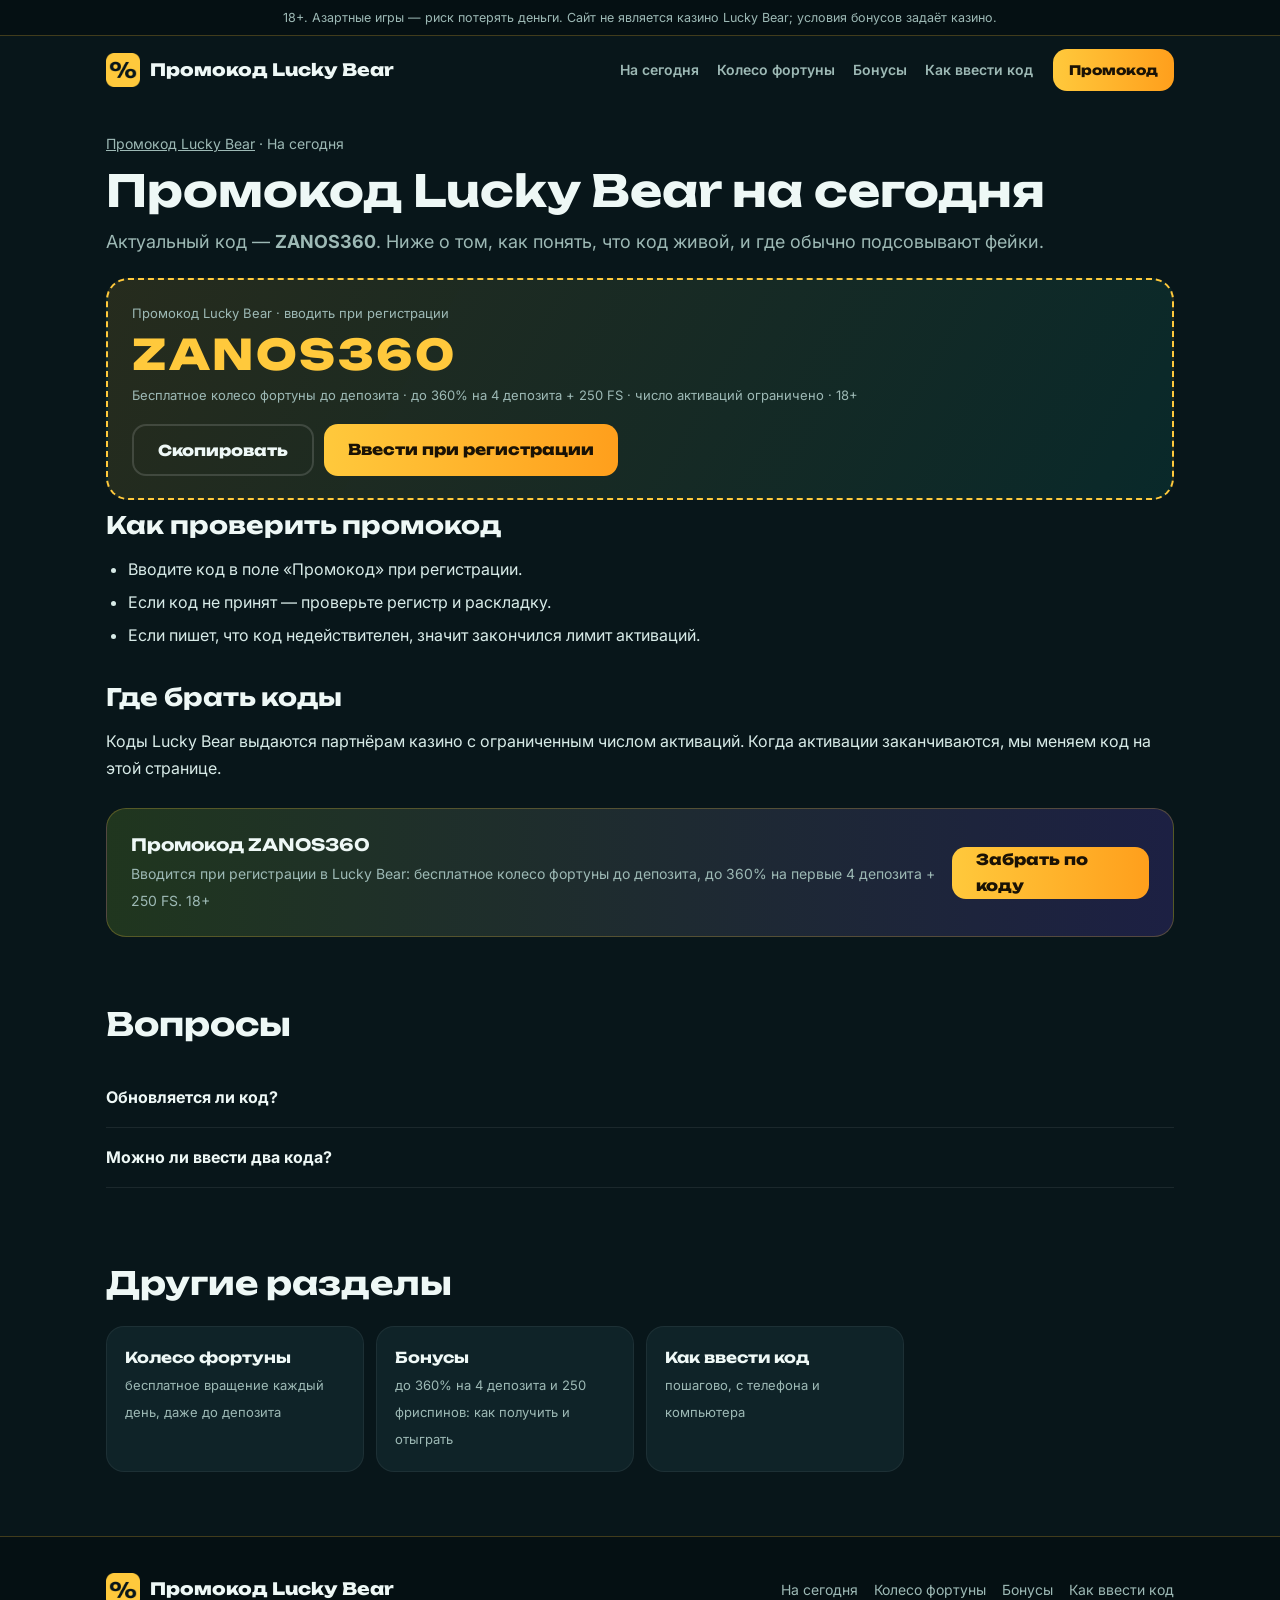
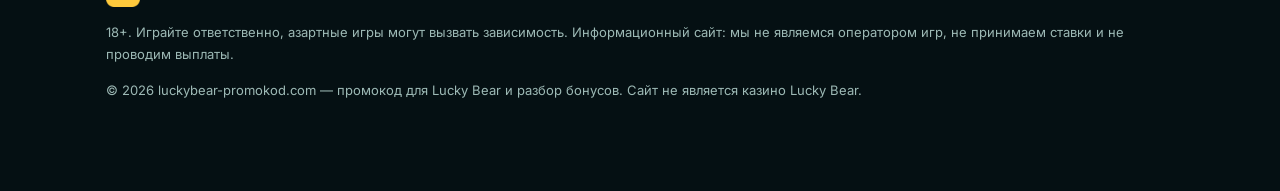
<file: na-segodnya/index.html>
<!DOCTYPE html>
<html lang="ru">
<head>
<meta charset="utf-8" />
<meta name="viewport" content="width=device-width, initial-scale=1" />
<title>Промокод Lucky Bear на сегодня — актуальный код Лаки Бир и как проверить, что он работает</title>
<meta name="description" content="Промокод Lucky Bear на сегодня: актуальный код ZANOS360, как проверить, что код работает, и почему старые промокоды Лаки Бир не срабатывают. 18+." />
<meta name="robots" content="index, follow, max-image-preview:large" />
<meta name="theme-color" content="#08161A" />
<meta name="yandex-verification" content="e7e8572af4739c1f" />
<link rel="canonical" href="https://luckybear-promokod.com/na-segodnya/" />
<meta property="og:type" content="website" />
<meta property="og:site_name" content="Промокод Lucky Bear" />
<meta property="og:title" content="Промокод Lucky Bear на сегодня — актуальный код Лаки Бир и как проверить, что он работает" />
<meta property="og:description" content="Промокод Lucky Bear на сегодня: актуальный код ZANOS360, как проверить, что код работает, и почему старые промокоды Лаки Бир не срабатывают. 18+." />
<meta property="og:url" content="https://luckybear-promokod.com/na-segodnya/" />
<meta property="og:image" content="https://luckybear-promokod.com/assets/og.png" />
<meta property="og:locale" content="ru_RU" />
<link rel="icon" href="/favicon.ico" sizes="any" />
<link rel="apple-touch-icon" href="/assets/icon-180.png" />
<link rel="preconnect" href="https://fonts.googleapis.com" />
<link rel="preconnect" href="https://fonts.gstatic.com" crossorigin />
<link rel="stylesheet" href="https://fonts.googleapis.com/css2?family=Unbounded:wght@700;800&family=Inter:wght@400;600;700&display=swap" />
<link rel="stylesheet" href="/assets/site.css?v=1" />
<script type="application/ld+json">{"@context": "https://schema.org", "@graph": [{"@type": "WebPage", "@id": "https://luckybear-promokod.com/na-segodnya/#page", "url": "https://luckybear-promokod.com/na-segodnya/", "name": "Промокод Lucky Bear на сегодня — актуальный код Лаки Бир и как проверить, что он работает", "description": "Промокод Lucky Bear на сегодня: актуальный код ZANOS360, как проверить, что код работает, и почему старые промокоды Лаки Бир не срабатывают. 18+.", "inLanguage": "ru-RU", "isPartOf": {"@id": "https://luckybear-promokod.com/#website"}}, {"@type": "BreadcrumbList", "itemListElement": [{"@type": "ListItem", "position": 1, "name": "Промокод Lucky Bear", "item": "https://luckybear-promokod.com/"}, {"@type": "ListItem", "position": 2, "name": "На сегодня", "item": "https://luckybear-promokod.com/na-segodnya/"}]}, {"@type": "FAQPage", "@id": "https://luckybear-promokod.com/na-segodnya/#faq", "mainEntity": [{"@type": "Question", "name": "Обновляется ли код?", "acceptedAnswer": {"@type": "Answer", "text": "Да, когда заканчиваются активации, код на сайте меняется."}}, {"@type": "Question", "name": "Можно ли ввести два кода?", "acceptedAnswer": {"@type": "Answer", "text": "Нет, один код на аккаунт."}}]}]}</script>
<!-- Yandex.Metrika counter --><script type="text/javascript">(function(m,e,t,r,i,k,a){m[i]=m[i]||function(){(m[i].a=m[i].a||[]).push(arguments)};m[i].l=1*new Date();for(var j=0;j<document.scripts.length;j++){if(document.scripts[j].src===r){return;}}k=e.createElement(t),a=e.getElementsByTagName(t)[0],k.async=1,k.src=r,a.parentNode.insertBefore(k,a)})(window,document,"script","https://mc.yandex.ru/metrika/tag.js?id=114191775","ym");ym(114191775,"init",{ssr:true,webvisor:false,clickmap:true,ecommerce:"dataLayer",accurateTrackBounce:true,trackLinks:true});</script><noscript><div><img src="https://mc.yandex.ru/watch/114191775" style="position:absolute;left:-9999px;" alt=""></div></noscript><!-- /Yandex.Metrika counter -->
</head>
<body class="lbpromo">
<div class="disc">18+. Азартные игры — риск потерять деньги. Сайт не является казино Lucky Bear; условия бонусов задаёт казино.</div>
<header class="top"><div class="wrap top__in">
<a class="logo" href="/" aria-label="Промокод Lucky Bear — на главную"><img src="/assets/icon-180.png" alt="" width="34" height="34" />Промокод Lucky Bear</a>
<nav class="nav" aria-label="Меню"><a href="/na-segodnya/">На сегодня</a><a href="/koleso/">Колесо фортуны</a><a href="/bonusy/">Бонусы</a><a href="/kak-vvesti/">Как ввести код</a></nav>
<a class="btn btn--main btn--sm" href="https://happygo777.online/0NLNXP" target="_blank" rel="nofollow noopener">Промокод</a>
</div></header>
<main><div class="wrap"><nav class="crumbs"><a href="/">Промокод Lucky Bear</a> · На сегодня</nav>
<h1 class="page-h1">Промокод Lucky Bear на сегодня</h1><p class="page-lead">Актуальный код — <strong>ZANOS360</strong>. Ниже о том, как понять, что код живой, и где обычно подсовывают фейки.</p><div class="code" id="code"><div><span class="code__l">Промокод Lucky Bear · вводить при регистрации</span><b class="code__v" id="cv">ZANOS360</b>
<span class="code__n">Бесплатное колесо фортуны до депозита · до 360% на 4 депозита + 250 FS · число активаций ограничено · 18+</span></div>
<div class="code__b"><button class="btn btn--line" type="button" id="cc">Скопировать</button><a class="btn btn--main" href="https://happygo777.online/0NLNXP" target="_blank" rel="nofollow noopener">Ввести при регистрации</a></div></div>
<script>(function(){var b=document.getElementById('cc');if(!b)return;b.addEventListener('click',function(){var t=document.getElementById('cv').textContent;(navigator.clipboard?navigator.clipboard.writeText(t):Promise.reject()).then(function(){b.textContent='Скопировано'},function(){b.textContent=t});});})();</script><article class="art"><h2 id="s55445">Как проверить промокод</h2><ul><li>Вводите код в поле «Промокод» при регистрации.</li><li>Если код не принят — проверьте регистр и раскладку.</li><li>Если пишет, что код недействителен, значит закончился лимит активаций.</li></ul><h2 id="s99199">Где брать коды</h2><p>Коды Lucky Bear выдаются партнёрам казино с ограниченным числом активаций. Когда активации заканчиваются, мы меняем код на этой странице.</p></article><div class="cta"><div><b>Промокод ZANOS360</b><br><span>Вводится при регистрации в Lucky Bear: бесплатное колесо фортуны до депозита, до 360% на первые 4 депозита + 250 FS. 18+</span></div><a class="btn btn--main" href="https://happygo777.online/0NLNXP" target="_blank" rel="nofollow noopener">Забрать по коду</a></div>
<section class="sec"><h2 class="t">Вопросы</h2><div class="faq"><details><summary>Обновляется ли код?</summary><p>Да, когда заканчиваются активации, код на сайте меняется.</p></details><details><summary>Можно ли ввести два кода?</summary><p>Нет, один код на аккаунт.</p></details></div></section><section class="sec"><h2 class="t">Другие разделы</h2><div class="hub"><a href="/koleso/"><b>Колесо фортуны</b><span>бесплатное вращение каждый день, даже до депозита</span></a><a href="/bonusy/"><b>Бонусы</b><span>до 360% на 4 депозита и 250 фриспинов: как получить и отыграть</span></a><a href="/kak-vvesti/"><b>Как ввести код</b><span>пошагово, с телефона и компьютера</span></a></div></section></div></main>
<footer class="foot"><div class="wrap">
<div class="foot__top"><a class="logo logo--foot" href="/"><img src="/assets/icon-180.png" alt="" width="34" height="34" />Промокод Lucky Bear</a><nav class="foot__nav"><a href="/na-segodnya/">На сегодня</a><a href="/koleso/">Колесо фортуны</a><a href="/bonusy/">Бонусы</a><a href="/kak-vvesti/">Как ввести код</a></nav></div>
<p class="foot__note">18+. Играйте ответственно, азартные игры могут вызвать зависимость. Информационный сайт: мы не являемся оператором игр, не принимаем ставки и не проводим выплаты.</p>
<p class="foot__copy">© 2026 luckybear-promokod.com — промокод для Lucky Bear и разбор бонусов. Сайт не является казино Lucky Bear.</p>
</div></footer>
<a class="sticky-cta" href="https://happygo777.online/0NLNXP" target="_blank" rel="nofollow noopener">Промокод ZANOS360 · ввести при регистрации</a>
</body>
</html>
</file>
<file: assets/site.css>
:root{--bg:#08161A;--bg2:#0F2328;--bg3:#163036;--ac:#FFC93C;--ac2:#14D6B8;--tx:#EEF8F6;--mt:#9DB9B5;--ln:rgba(255,201,60,.24);--wr:#FF8A5C}
*{box-sizing:border-box}body{margin:0;background:var(--bg);color:var(--tx);font:16px/1.7 Inter,system-ui,sans-serif}
a{color:var(--ac)}.wrap{max-width:1100px;margin:0 auto;padding:0 16px}img{max-width:100%;height:auto}
h1,h2,h3,.logo,.btn{font-family:Unbounded,system-ui,sans-serif}
.disc{background:#051013;border-bottom:1px solid var(--ln);font-size:12.5px;color:var(--mt);padding:7px 0;text-align:center}
.top__in{display:flex;align-items:center;gap:20px;height:68px}.logo{display:inline-flex;align-items:center;gap:10px;text-decoration:none;color:var(--tx);font-weight:800;font-size:17px;white-space:nowrap}
.logo img{width:34px;height:34px}.nav{display:flex;gap:18px;margin-left:auto}.nav a{text-decoration:none;color:var(--mt);font-weight:600;font-size:14px}.nav a:hover{color:var(--ac)}
.btn{display:inline-flex;align-items:center;justify-content:center;min-height:52px;padding:0 24px;font-weight:800;text-decoration:none;font-size:15px;border-radius:14px}
.btn--sm{min-height:42px;padding:0 16px;font-size:13px;white-space:nowrap}.btn--main{background:linear-gradient(90deg,var(--ac),#FF9F1C);color:#1A1205}.btn--line{border:2px solid rgba(255,255,255,.14);color:var(--tx)}
.hero{padding:46px 0 30px;background:radial-gradient(700px 400px at 85% 10%,rgba(20,214,184,.25),transparent 60%),radial-gradient(500px 300px at 0% 100%,rgba(255,201,60,.12),transparent 60%)}
.hero__g{display:grid;grid-template-columns:1.1fr .9fr;gap:34px;align-items:center}
.hero h1{font-size:clamp(28px,4.4vw,50px);line-height:1.08;margin:0 0 16px}.hero h1 span{color:var(--ac)}.hero p{font-size:18px;color:var(--mt);margin:0 0 24px}
.hero__b{display:flex;gap:12px;flex-wrap:wrap}
.mach{max-width:380px;margin:0 auto;padding:20px;border-radius:30px;background:linear-gradient(160deg,#2A1F5C,#150F30);box-shadow:0 0 0 3px rgba(124,77,255,.6),0 0 50px rgba(20,214,184,.25)}
.mach__t{text-align:center;font:800 15px Unbounded;letter-spacing:.12em;color:var(--ac);margin-bottom:12px}
.mach__w{display:grid;grid-template-columns:repeat(3,1fr);gap:8px;padding:10px;border-radius:18px;background:#0A0718}
.reel{height:96px;overflow:hidden;border-radius:12px;background:linear-gradient(180deg,#1C1440,#F3F0FF 35%,#F3F0FF 65%,#1C1440)}
.reel__s{display:flex;flex-direction:column;animation:roll 3s cubic-bezier(.45,.05,.55,.95) infinite}
.reel__s span{height:96px;flex:none;display:grid;place-items:center;font:800 40px Unbounded;color:#5A2BE0}
@keyframes roll{0%,15%{transform:translateY(0)}85%,100%{transform:translateY(-480px)}}
.mach__rtp{display:flex;justify-content:space-between;margin-top:12px;font:700 12px Unbounded;color:var(--mt)}.mach__rtp b{color:var(--ac)}
.calc{margin:0 0 6px;padding:22px;border-radius:22px;background:var(--bg2);border:1px solid var(--ln)}
.calc h2{margin:0 0 6px;font-size:22px}.calc p{margin:0 0 14px;color:var(--mt);font-size:15px}
.calc__g{display:grid;grid-template-columns:repeat(3,1fr);gap:12px}.calc label{display:block;font-size:13px;color:var(--mt)}
.calc input,.calc select{width:100%;margin-top:6px;height:46px;padding:0 12px;border-radius:12px;border:1px solid rgba(255,255,255,.12);background:var(--bg3);color:var(--tx);font:600 16px Inter}
.calc__r{display:grid;grid-template-columns:repeat(3,1fr);gap:12px;margin-top:14px}.calc__r div{padding:14px;border-radius:14px;background:var(--bg3)}
.calc__r span{display:block;font-size:12px;color:var(--mt)}.calc__r b{font:800 20px Unbounded}.calc__r .loss b{color:var(--wr)}
.lay{display:grid;grid-template-columns:240px 1fr;gap:38px;padding:40px 0}.toc{position:sticky;top:20px;align-self:start;background:var(--bg2);border-radius:18px;padding:18px;border:1px solid rgba(255,255,255,.06)}
.toc b{display:block;margin-bottom:8px;font-family:Unbounded;font-size:14px}.toc a{display:block;color:var(--mt);text-decoration:none;padding:6px 0;font-size:14px;border-bottom:1px dashed rgba(255,255,255,.08)}.toc a:hover{color:var(--ac)}
.art h2{font-size:24px;margin:32px 0 12px;line-height:1.25}.art h2:first-child{margin-top:0}.art p,.art li{color:#D8EBE8}.art ol,.art ul{padding-left:22px}.art li{margin:6px 0}
.tbl{width:100%;border-collapse:collapse;margin:8px 0 6px;font-size:14.5px}.tbl th,.tbl td{padding:10px 8px;text-align:left;border-bottom:1px solid rgba(255,255,255,.08)}
.tbl th{font:700 12px Unbounded;color:var(--mt)}.tbl td b{color:var(--ac)}.tbl td small{display:block;color:var(--mt);font-size:12.5px}
.note{font-size:13px;color:var(--mt)}
.cta{margin:26px 0;padding:22px 24px;border-radius:20px;background:linear-gradient(90deg,rgba(183,255,60,.14),rgba(124,77,255,.18));border:1px solid var(--ln);display:flex;justify-content:space-between;align-items:center;gap:16px}
.cta b{font-family:Unbounded;font-size:17px}.cta span{color:var(--mt);font-size:14px}
.sec{padding:34px 0}.sec h2.t{font-size:clamp(22px,3vw,32px);margin:0 0 16px}
.faq details{border-bottom:1px solid rgba(255,255,255,.08)}.faq summary{cursor:pointer;list-style:none;padding:16px 0;font-weight:700;font-size:16px}.faq p{margin:0 0 16px;color:var(--mt)}
.hub{display:grid;grid-template-columns:repeat(4,1fr);gap:12px}.hub a{padding:18px;border-radius:18px;background:var(--bg2);border:1px solid rgba(255,255,255,.06);text-decoration:none;color:var(--tx)}.hub a:hover{border-color:var(--ac)}.hub b{display:block;font-family:Unbounded;font-size:15px}.hub span{font-size:13px;color:var(--mt)}
.crumbs{font-size:14px;color:var(--mt);margin:28px 0 10px}.crumbs a{color:var(--mt)}
.page-h1{font-size:clamp(26px,4vw,44px);line-height:1.12;margin:0 0 12px}.page-lead{font-size:18px;color:var(--mt);margin:0 0 20px}
.foot{border-top:1px solid var(--ln);padding:36px 0 90px;margin-top:30px;background:#051013}.foot__top{display:flex;justify-content:space-between;align-items:center;gap:20px;flex-wrap:wrap}
.foot__nav{display:flex;gap:16px;flex-wrap:wrap}.foot__nav a{color:var(--mt);text-decoration:none;font-size:14px}.foot__note,.foot__copy{color:var(--mt);font-size:13px;margin:14px 0 0}
.code{display:flex;justify-content:space-between;align-items:center;gap:18px;flex-wrap:wrap;margin:6px 0 10px;padding:22px 24px;border-radius:22px;border:2px dashed var(--ac);background:linear-gradient(120deg,rgba(255,201,60,.12),rgba(20,214,184,.10))}
.code__l{display:block;font-size:13px;color:var(--mt)}.code__v{display:block;font:800 clamp(28px,5vw,42px) Unbounded;letter-spacing:.06em;color:var(--ac);margin:4px 0}.code__n{display:block;font-size:13px;color:var(--mt)}
.code__b{display:flex;gap:10px;flex-wrap:wrap}
.wheel{position:relative;width:min(300px,76vw);aspect-ratio:1;margin:10px auto 0}
.wheel__d{position:absolute;inset:0;border-radius:50%;border:8px solid #FFE08A;box-shadow:0 0 40px rgba(255,201,60,.4);background:conic-gradient(#FFC93C 0 45deg,#14D6B8 45deg 90deg,#FF8A5C 90deg 135deg,#163036 135deg 180deg,#FFC93C 180deg 225deg,#14D6B8 225deg 270deg,#FF8A5C 270deg 315deg,#163036 315deg 360deg);animation:spin 9s cubic-bezier(.3,.1,.2,1) infinite}
.wheel__p{position:absolute;left:50%;top:-14px;width:0;height:0;margin-left:-14px;border:14px solid transparent;border-top:26px solid #fff;filter:drop-shadow(0 2px 4px rgba(0,0,0,.5))}
.wheel__c{position:absolute;left:50%;top:50%;transform:translate(-50%,-50%);padding:12px 14px;border-radius:14px;background:#08161A;color:var(--ac);font:800 15px Unbounded;box-shadow:0 0 0 3px #FFE08A}
@keyframes spin{0%{transform:rotate(0)}70%,100%{transform:rotate(1440deg)}}
@media(prefers-reduced-motion:reduce){.wheel__d{animation:none}}
@media(max-width:640px){.code{padding:18px}.code__b .btn{flex:1}}
.code__b button.btn{background:transparent;cursor:pointer;font-family:Unbounded,system-ui,sans-serif}
.nav a{white-space:nowrap}
@media(max-width:640px){.logo{font-size:13px}.top__in{gap:10px}}
.sticky-cta{display:none}
@media(prefers-reduced-motion:reduce){.reel__s{animation:none}}
@media(max-width:900px){.hero__g,.lay{grid-template-columns:1fr}.toc{position:static}.hub{grid-template-columns:1fr 1fr}}
@media(max-width:640px){.nav{display:none}.top .btn--sm{margin-left:auto;padding:0 12px;font-size:12px}.logo{font-size:14px}.logo img{width:30px;height:30px}
.hub{grid-template-columns:1fr}.cta{flex-direction:column;align-items:flex-start}.calc__g,.calc__r{grid-template-columns:1fr}
.tbl th:nth-child(4),.tbl td:nth-child(4){display:none}
.sticky-cta{display:flex;position:fixed;left:12px;right:12px;bottom:12px;z-index:30;min-height:52px;align-items:center;justify-content:center;font-weight:800;text-decoration:none;border-radius:14px;background:linear-gradient(90deg,var(--ac),#FF9F1C);color:#1A1205;box-shadow:0 10px 30px rgba(0,0,0,.5);font-family:Unbounded;font-size:14px}}
</file>
